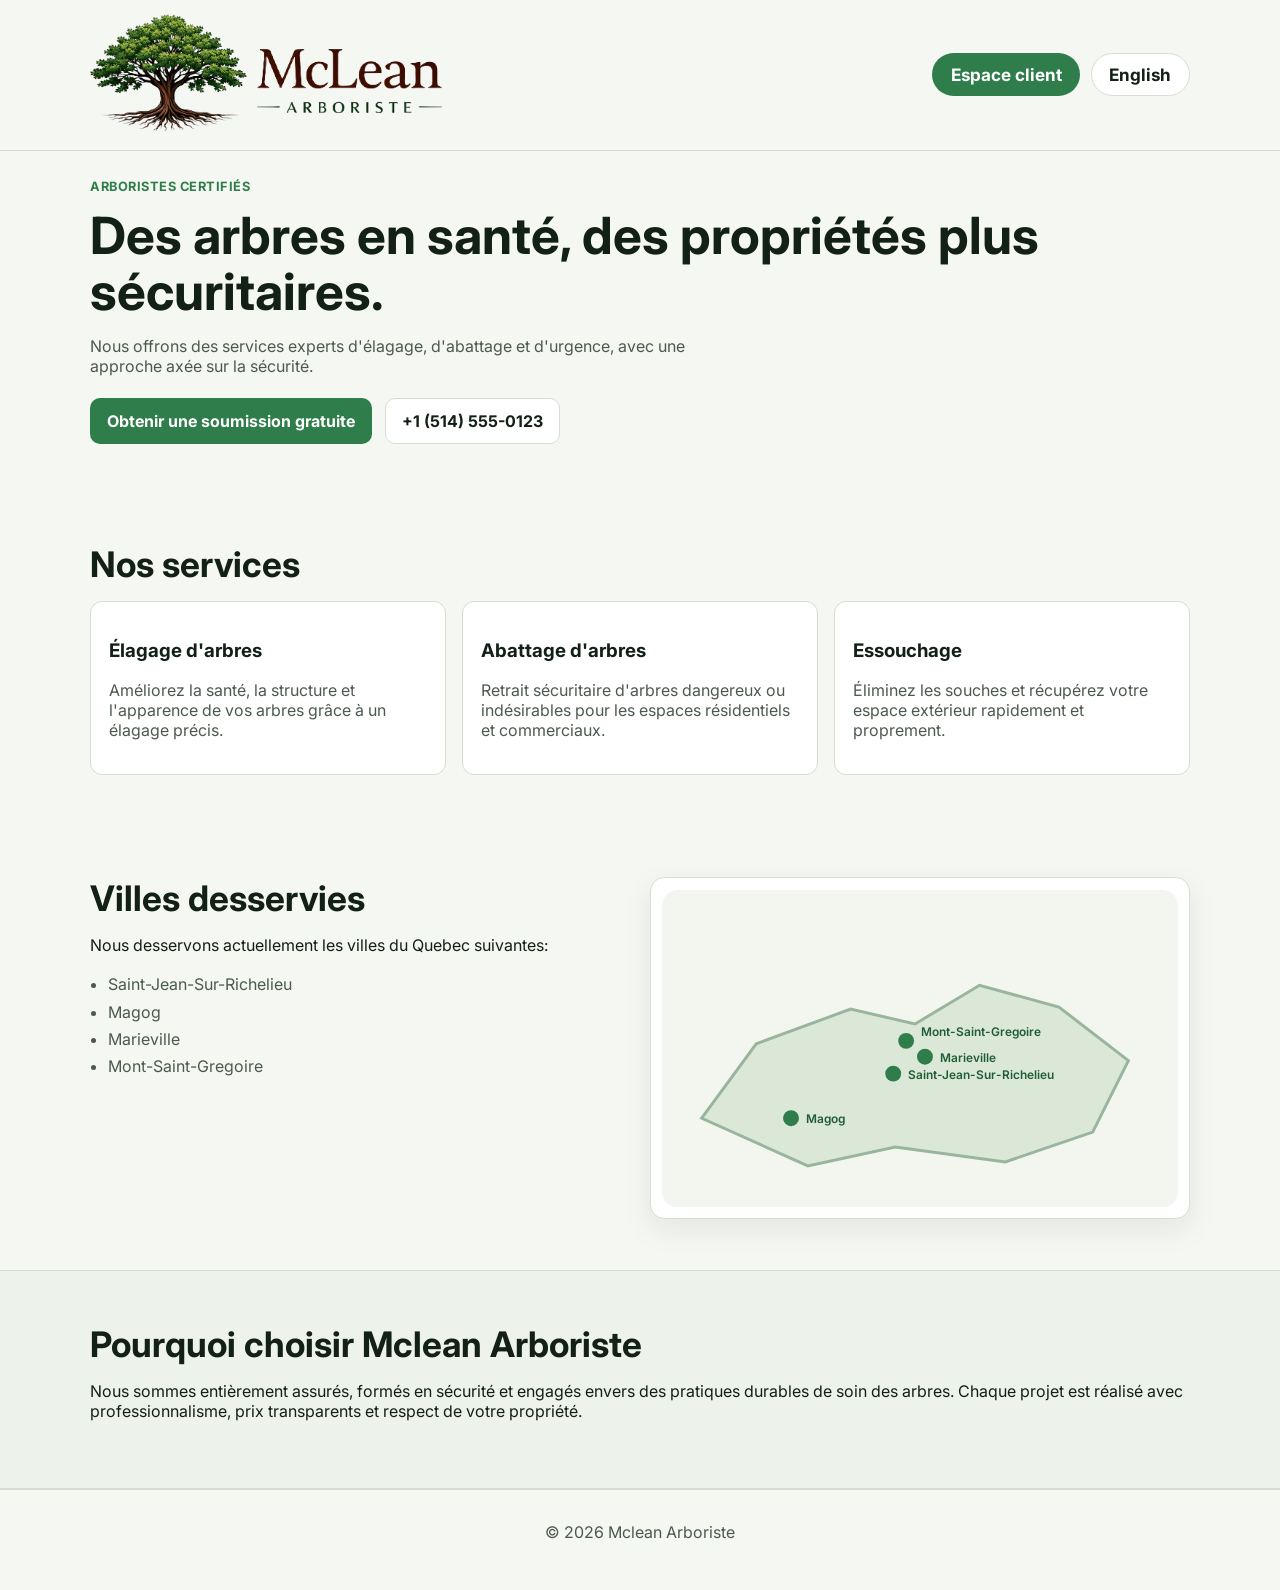
<file: index.html>
<!DOCTYPE html>
<html lang="fr">
  <head>
    <meta charset="UTF-8" />
    <meta name="viewport" content="width=device-width, initial-scale=1.0" />
    <title>Mclean Arboriste | Arborist Services</title>
    <meta
      name="description"
      content="Mclean Arboriste offers safe tree pruning, removal, and emergency arborist services in French and English."
    />
    <meta name="robots" content="index, follow" />
    <meta name="author" content="Mclean Arboriste" />
    <link rel="canonical" href="https://www.mclean-arbororiste.com/" />
    <link rel="alternate" href="https://www.mclean-arbororiste.com/" hreflang="fr" />
    <link rel="alternate" href="https://www.mclean-arbororiste.com/?lang=en" hreflang="en" />
    <link rel="alternate" href="https://www.mclean-arbororiste.com/" hreflang="x-default" />
    <meta property="og:type" content="website" />
    <meta property="og:title" content="Mclean Arboriste | Arborist Services" />
    <meta
      property="og:description"
      content="Certified arborists for pruning, tree removal, stump grinding, and emergency storm response."
    />
    <meta property="og:url" content="https://www.mclean-arbororiste.com/" />
    <meta property="og:site_name" content="Mclean Arboriste" />
    <meta property="og:locale" content="fr_CA" />
    <meta property="og:locale:alternate" content="en_CA" />
    <meta name="twitter:card" content="summary_large_image" />
    <meta name="twitter:title" content="Mclean Arboriste | Arborist Services" />
    <meta
      name="twitter:description"
      content="Professional bilingual tree care services for residential and commercial properties."
    />
    <link rel="preconnect" href="https://fonts.googleapis.com" />
    <link rel="preconnect" href="https://fonts.gstatic.com" crossorigin />
    <link
      href="https://fonts.googleapis.com/css2?family=Inter:wght@400;500;600;700;800&display=swap"
      rel="stylesheet"
    />
    <link rel="stylesheet" href="./styles.css" />
    <script type="application/ld+json">
      {
        "@context": "https://schema.org",
        "@type": "TreeService",
        "name": "Mclean Arboriste",
        "description": "Bilingual arborist services: pruning, tree removal, stump grinding, and emergency response.",
        "telephone": "+1-514-555-0123",
        "areaServed": {
          "@type": "AdministrativeArea",
          "name": "Greater Montreal"
        },
        "availableLanguage": ["fr", "en"],
        "url": "https://www.mclean-arbororiste.com/"
      }
    </script>
  </head>
  <body>
    <header class="topbar">
      <div class="container nav-wrap">
        <a class="brand" href="/" aria-label="Mclean Arboriste — accueil">
          <img class="brand-logo" src="./images/logo_small.png" alt="Mclean Arboriste logo" />
        </a>
        <div class="nav-actions">
          <a
            class="client-hub-link"
            href="https://clienthub.fieldified.com/client_hub/account_0cebc218bd3af0a73332"
            target="_blank"
            rel="noopener noreferrer"
            data-i18n="clientHub"
            >Client Hub</a>
          <button id="langToggle" class="lang-toggle" type="button" aria-label="Toggle language">
            English
          </button>
        </div>
      </div>
    </header>

    <main id="home">
      <section class="hero">
        <div class="container hero-grid">
          <div>
            <p class="eyebrow" data-i18n="eyebrow">Certified arborists</p>
            <h1 data-i18n="heroTitle">Healthy trees, safer properties.</h1>
            <p class="hero-copy" data-i18n="heroText">
              We provide expert pruning, tree removal, and emergency services with a safety-first approach.
            </p>
            <div class="hero-actions">
              <a href="./contact.html" class="btn btn-primary" data-i18n="ctaQuote">Get a free quote</a>
              <a href="tel:+15145550123" class="btn btn-secondary">+1 (514) 555-0123</a>
            </div>
          </div>
        </div>
      </section>

      <section id="services" class="section">
        <div class="container">
          <h2 data-i18n="servicesTitle">Our Services</h2>
          <div class="cards">
            <article class="card">
              <h3 data-i18n="service1Title">Tree Pruning</h3>
              <p data-i18n="service1Text">
                Improve tree health, structure, and appearance with precision pruning.
              </p>
            </article>
            <article class="card">
              <h3 data-i18n="service2Title">Tree Removal</h3>
              <p data-i18n="service2Text">
                Safe removal of hazardous or unwanted trees in residential and commercial spaces.
              </p>
            </article>
            <article class="card">
              <h3 data-i18n="service3Title">Stump Grinding</h3>
              <p data-i18n="service3Text">
                Eliminate stumps and reclaim your outdoor space quickly and cleanly.
              </p>
            </article>
          </div>
        </div>
      </section>

      <section id="service-area" class="section">
        <div class="container service-area-wrap">
          <div>
            <h2 data-i18n="areaTitle">Cities We Support</h2>
            <p data-i18n="areaText">
              We currently serve the following Quebec cities:
            </p>
            <ul class="area-list">
              <li>Saint-Jean-Sur-Richelieu</li>
              <li>Magog</li>
              <li>Marieville</li>
              <li>Mont-Saint-Gregoire</li>
            </ul>
          </div>
          <div class="area-map-card" aria-label="Service area map">
            <svg viewBox="0 0 520 320" role="img" aria-label="Map showing supported cities in Quebec">
              <rect x="0" y="0" width="520" height="320" rx="16" fill="#f2f6ef" />
              <path
                d="M40 230 L95 155 L190 120 L255 135 L320 96 L400 118 L470 172 L434 244 L346 274 L235 259 L147 278 Z"
                fill="#dbe8d8"
                stroke="#99b59d"
                stroke-width="3"
              />

              <circle cx="233" cy="185" r="8" fill="#2f7d4a" />
              <text x="248" y="190" class="map-label">Saint-Jean-Sur-Richelieu</text>

              <circle cx="130" cy="230" r="8" fill="#2f7d4a" />
              <text x="145" y="235" class="map-label">Magog</text>

              <circle cx="265" cy="168" r="8" fill="#2f7d4a" />
              <text x="280" y="173" class="map-label">Marieville</text>

              <circle cx="246" cy="152" r="8" fill="#2f7d4a" />
              <text x="261" y="147" class="map-label">Mont-Saint-Gregoire</text>
            </svg>
          </div>
        </div>
      </section>

      <section id="about" class="section alt">
        <div class="container">
          <h2 data-i18n="aboutTitle">Why Choose Canopée</h2>
          <p data-i18n="aboutText">
            We are fully insured, safety trained, and committed to sustainable tree care practices. Every project is handled with professionalism, transparent pricing, and respect for your property.
          </p>
        </div>
      </section>

    </main>

    <footer class="footer">
      <div class="container">
        <p>© <span id="year"></span> Mclean Arboriste</p>
      </div>
    </footer>

    <script src="./script.js"></script>
    <!-- Cloudflare Web Analytics --><script defer src='https://static.cloudflareinsights.com/beacon.min.js' data-cf-beacon='{"token": "65f3829c78e84f0d9948393139cad51a"}'></script><!-- End Cloudflare Web Analytics -->
  </body>
</html>
</file>
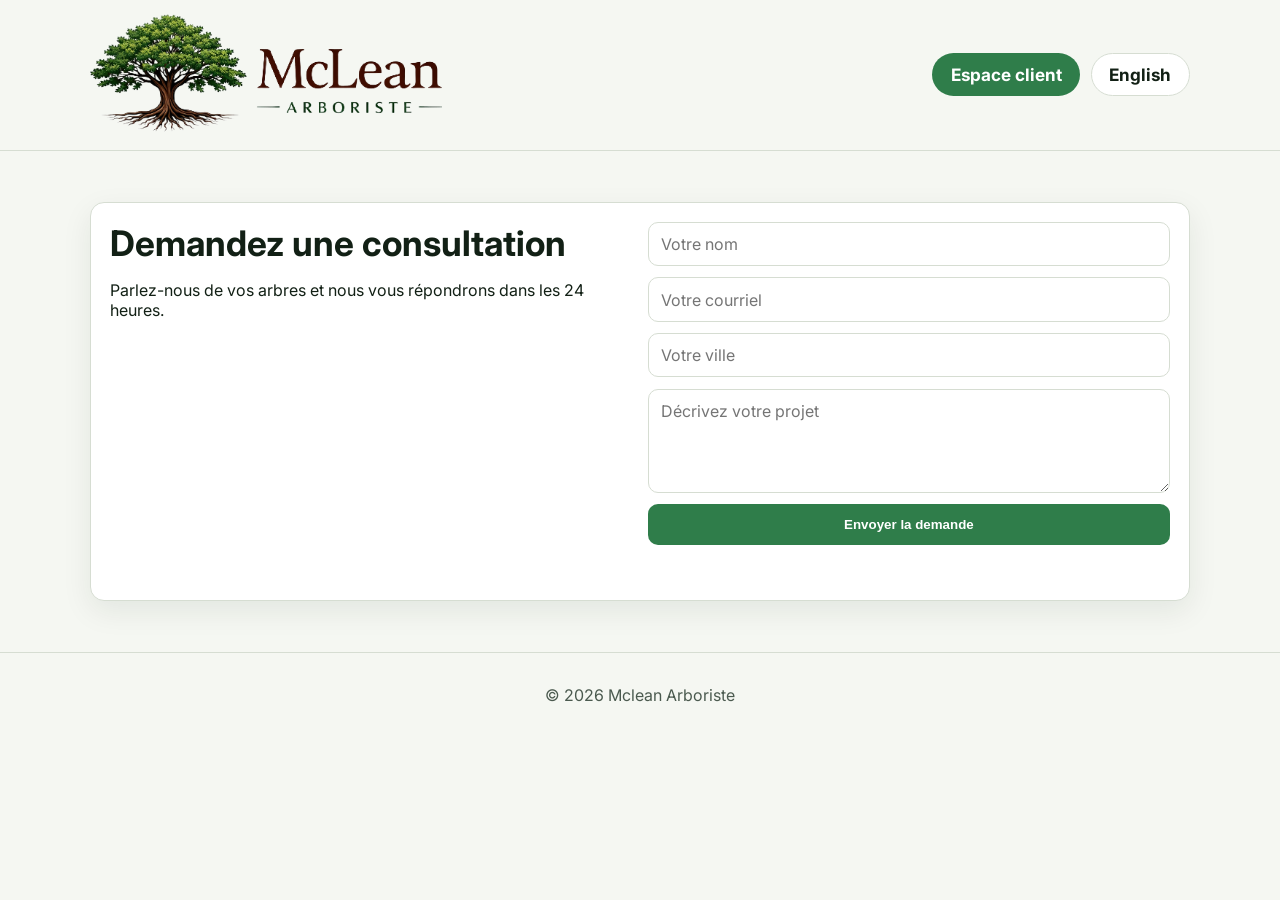
<file: contact.html>
<!DOCTYPE html>
<html lang="fr">
  <head>
    <meta charset="UTF-8" />
    <meta name="viewport" content="width=device-width, initial-scale=1.0" />
    <title>Contact | Mclean Arboriste</title>
    <meta
      name="description"
      content="Contact Mclean Arboriste for a free consultation on pruning, tree removal, and stump grinding services."
    />
    <meta name="robots" content="index, follow" />
    <meta name="author" content="Mclean Arboriste" />
    <link rel="canonical" href="https://www.mclean-arbororiste.com/contact" />
    <link rel="alternate" href="https://www.mclean-arbororiste.com/contact" hreflang="fr" />
    <link rel="alternate" href="https://www.mclean-arbororiste.com/contact?lang=en" hreflang="en" />
    <link rel="alternate" href="https://www.mclean-arbororiste.com/contact" hreflang="x-default" />
    <link rel="preconnect" href="https://fonts.googleapis.com" />
    <link rel="preconnect" href="https://fonts.gstatic.com" crossorigin />
    <link
      href="https://fonts.googleapis.com/css2?family=Inter:wght@400;500;600;700;800&display=swap"
      rel="stylesheet"
    />
    <link rel="stylesheet" href="./styles.css" />
  </head>
  <body>
    <header class="topbar">
      <div class="container nav-wrap">
        <a class="brand" href="/" aria-label="Mclean Arboriste — accueil">
          <img class="brand-logo" src="./images/logo_small.png" alt="Mclean Arboriste logo" />
        </a>
        <div class="nav-actions">
          <a
            class="client-hub-link"
            href="https://clienthub.fieldified.com/client_hub/account_0cebc218bd3af0a73332"
            target="_blank"
            rel="noopener noreferrer"
            data-i18n="clientHub"
            >Client Hub</a>
          <button id="langToggle" class="lang-toggle" type="button" aria-label="Toggle language">
            English
          </button>
        </div>
      </div>
    </header>

    <main>
      <section id="contact" class="section">
        <div class="container contact-panel">
          <div>
            <h2 data-i18n="contactTitle">Request a Consultation</h2>
            <p data-i18n="contactText">Tell us about your trees and we will get back to you within 24 hours.</p>
          </div>
          <form class="contact-form" id="contactForm" action="/api/contact" method="post" novalidate>
            <input type="text" name="name" required data-i18n-placeholder="namePlaceholder" placeholder="Your name" />
            <input type="email" name="email" required data-i18n-placeholder="emailPlaceholder" placeholder="Your email" />
            <input
              type="text"
              name="city"
              list="quebecCities"
              required
              autocomplete="address-level2"
              data-i18n-placeholder="cityPlaceholder"
              placeholder="Your city"
            />
            <datalist id="quebecCities">
              <option value="Montreal"></option>
              <option value="Quebec City"></option>
              <option value="Laval"></option>
              <option value="Gatineau"></option>
              <option value="Longueuil"></option>
              <option value="Sherbrooke"></option>
              <option value="Saguenay"></option>
              <option value="Trois-Rivieres"></option>
              <option value="Levis"></option>
              <option value="Terrebonne"></option>
              <option value="Saint-Jean-sur-Richelieu"></option>
              <option value="Repentigny"></option>
              <option value="Drummondville"></option>
              <option value="Saint-Jerome"></option>
              <option value="Granby"></option>
              <option value="Blainville"></option>
              <option value="Shawinigan"></option>
              <option value="Dollard-des-Ormeaux"></option>
              <option value="Rimouski"></option>
              <option value="Chateauguay"></option>
            </datalist>
            <input class="hp-field" type="text" name="website" tabindex="-1" autocomplete="off" aria-hidden="true" />
            <textarea name="message" rows="4" required data-i18n-placeholder="messagePlaceholder" placeholder="Describe your project"></textarea>
            <button type="submit" class="btn btn-primary" data-i18n="sendBtn">Send request</button>
            <p id="formStatus" class="form-status" aria-live="polite"></p>
          </form>
        </div>
      </section>
    </main>

    <footer class="footer">
      <div class="container">
        <p>© <span id="year"></span> Mclean Arboriste</p>
      </div>
    </footer>

    <script src="./script.js"></script>
    <!-- Cloudflare Web Analytics --><script defer src='https://static.cloudflareinsights.com/beacon.min.js' data-cf-beacon='{"token": "65f3829c78e84f0d9948393139cad51a"}'></script><!-- End Cloudflare Web Analytics -->
  </body>
</html>
</file>
<file: styles.css>
:root {
  --bg: #f5f7f2;
  --surface: #ffffff;
  --text: #122015;
  --muted: #4b5a4f;
  --primary: #2f7d4a;
  --primary-dark: #1f5d36;
  --line: #d6ddd2;
  --shadow: 0 10px 30px rgba(18, 32, 21, 0.08);
}

* {
  box-sizing: border-box;
}

html,
body {
  margin: 0;
  padding: 0;
  font-family: "Inter", sans-serif;
  color: var(--text);
  background: var(--bg);
}

.container {
  width: min(1100px, 92%);
  margin: 0 auto;
}

.topbar {
  position: sticky;
  top: 0;
  z-index: 20;
  background: rgba(245, 247, 242, 0.92);
  backdrop-filter: blur(8px);
  border-bottom: 1px solid var(--line);
}

.nav-wrap {
  display: flex;
  align-items: center;
  justify-content: space-between;
  gap: 1rem;
  padding: 0.9rem 0;
  flex-wrap: wrap;
}

.nav-actions {
  display: flex;
  align-items: center;
  gap: 0.65rem;
  flex-shrink: 0;
  --nav-pill-py: 0.6125rem;
  --nav-pill-px: 1.1025rem;
  --nav-pill-fs: 1.071875rem;
}

.client-hub-link {
  display: inline-flex;
  align-items: center;
  justify-content: center;
  padding: var(--nav-pill-py) var(--nav-pill-px);
  border-radius: 999px;
  font-weight: 700;
  font-size: var(--nav-pill-fs);
  text-decoration: none;
  background: var(--primary);
  color: #fff;
  border: 1px solid transparent;
  white-space: nowrap;
}

.client-hub-link:hover {
  background: var(--primary-dark);
  color: #fff;
}

.brand {
  display: flex;
  align-items: center;
  gap: 0;
  text-decoration: none;
  color: var(--text);
  font-weight: 700;
}

.brand-mark {
  width: 2rem;
  height: 2rem;
  display: grid;
  place-items: center;
  border-radius: 999px;
  background: var(--primary);
  color: #fff;
}

.brand-logo {
  width: clamp(22rem, 0rem, 36rem);
  height: auto;
  max-height: 9rem;
  object-fit: contain;
  border-radius: 0;
  display: block;
  padding-left: 0;
  margin-left: 0;
}

.nav-links {
  display: flex;
  gap: 1.2rem;
}

.nav-links a {
  color: var(--muted);
  text-decoration: none;
  font-weight: 600;
}

.lang-toggle {
  border: 1px solid var(--line);
  background: var(--surface);
  padding: var(--nav-pill-py) var(--nav-pill-px);
  border-radius: 999px;
  font-weight: 700;
  font-size: var(--nav-pill-fs);
  font-family: inherit;
  color: var(--text);
  cursor: pointer;
}

.hero {
  padding: 1rem 0 3rem;
}

.hero-grid {
  display: grid;
  grid-template-columns: 1fr;
  gap: 2rem;
  align-items: center;
}

.eyebrow {
  color: var(--primary);
  font-weight: 700;
  text-transform: uppercase;
  letter-spacing: 0.04em;
  font-size: 0.8rem;
}

h1 {
  margin: 0.3rem 0 0.7rem;
  font-size: clamp(2rem, 4.5vw, 3.2rem);
  line-height: 1.1;
}

.hero-copy {
  color: var(--muted);
  max-width: 60ch;
}

.hero-actions {
  display: flex;
  gap: 0.8rem;
  margin-top: 1.4rem;
  flex-wrap: wrap;
}

.btn {
  display: inline-block;
  text-decoration: none;
  border-radius: 10px;
  font-weight: 700;
  padding: 0.75rem 1rem;
  border: 1px solid transparent;
}

.btn-primary {
  background: var(--primary);
  color: #fff;
}

.btn-primary:hover {
  background: var(--primary-dark);
}

.btn-secondary {
  background: var(--surface);
  color: var(--text);
  border-color: var(--line);
}

.hero-card {
  background: var(--surface);
  border: 1px solid var(--line);
  padding: 1.4rem;
  border-radius: 14px;
  box-shadow: var(--shadow);
}

.hero-card h3 {
  margin-top: 0;
}

.hero-card p {
  color: var(--muted);
}

.hero-card a {
  color: var(--primary-dark);
  font-weight: 700;
}

.section {
  padding: 3.2rem 0;
}

.section.alt {
  background: #edf2ea;
  border-top: 1px solid var(--line);
  border-bottom: 1px solid var(--line);
}

h2 {
  font-size: clamp(1.5rem, 2.8vw, 2.2rem);
  margin: 0 0 1rem;
}

.cards {
  display: grid;
  grid-template-columns: repeat(3, 1fr);
  gap: 1rem;
}

.card {
  background: var(--surface);
  border: 1px solid var(--line);
  border-radius: 12px;
  padding: 1.1rem;
}

.card p {
  color: var(--muted);
}

.service-area-wrap {
  display: grid;
  grid-template-columns: 1fr 1fr;
  gap: 1.2rem;
  align-items: start;
}

.area-list {
  margin: 0.8rem 0 0;
  padding-left: 1.1rem;
  color: var(--muted);
  line-height: 1.7;
}

.area-map-card {
  background: var(--surface);
  border: 1px solid var(--line);
  border-radius: 14px;
  box-shadow: var(--shadow);
  padding: 0.7rem;
}

.area-map-card svg {
  width: 100%;
  height: auto;
  display: block;
}

.map-label {
  font-size: 12px;
  fill: #1f5d36;
  font-weight: 600;
}

.contact-panel {
  background: var(--surface);
  border: 1px solid var(--line);
  border-radius: 14px;
  box-shadow: var(--shadow);
  padding: 1.2rem;
  display: grid;
  grid-template-columns: 1fr 1fr;
  gap: 1rem;
}

.contact-form {
  display: grid;
  gap: 0.7rem;
}

.contact-form input,
.contact-form textarea {
  width: 100%;
  border: 1px solid var(--line);
  border-radius: 10px;
  padding: 0.7rem 0.75rem;
  font: inherit;
}

.hp-field {
  position: absolute;
  left: -10000px;
}

.form-status {
  margin: 0.2rem 0 0;
  min-height: 1.3rem;
  color: var(--muted);
  font-size: 0.95rem;
}

.form-status.error {
  color: #a32525;
}

.form-status.success {
  color: var(--primary-dark);
}

.footer {
  border-top: 1px solid var(--line);
  padding: 1rem 0 2rem;
  color: var(--muted);
  text-align: center;
}

@media (max-width: 900px) {
  .hero-grid,
  .service-area-wrap,
  .contact-panel {
    grid-template-columns: 1fr;
  }

  .brand-logo {
    width: clamp(18rem, 90vw, 28rem);
    max-height: 7.6rem;
  }

  .cards {
    grid-template-columns: 1fr;
  }

  .nav-links {
    display: none;
  }
}
</file>
